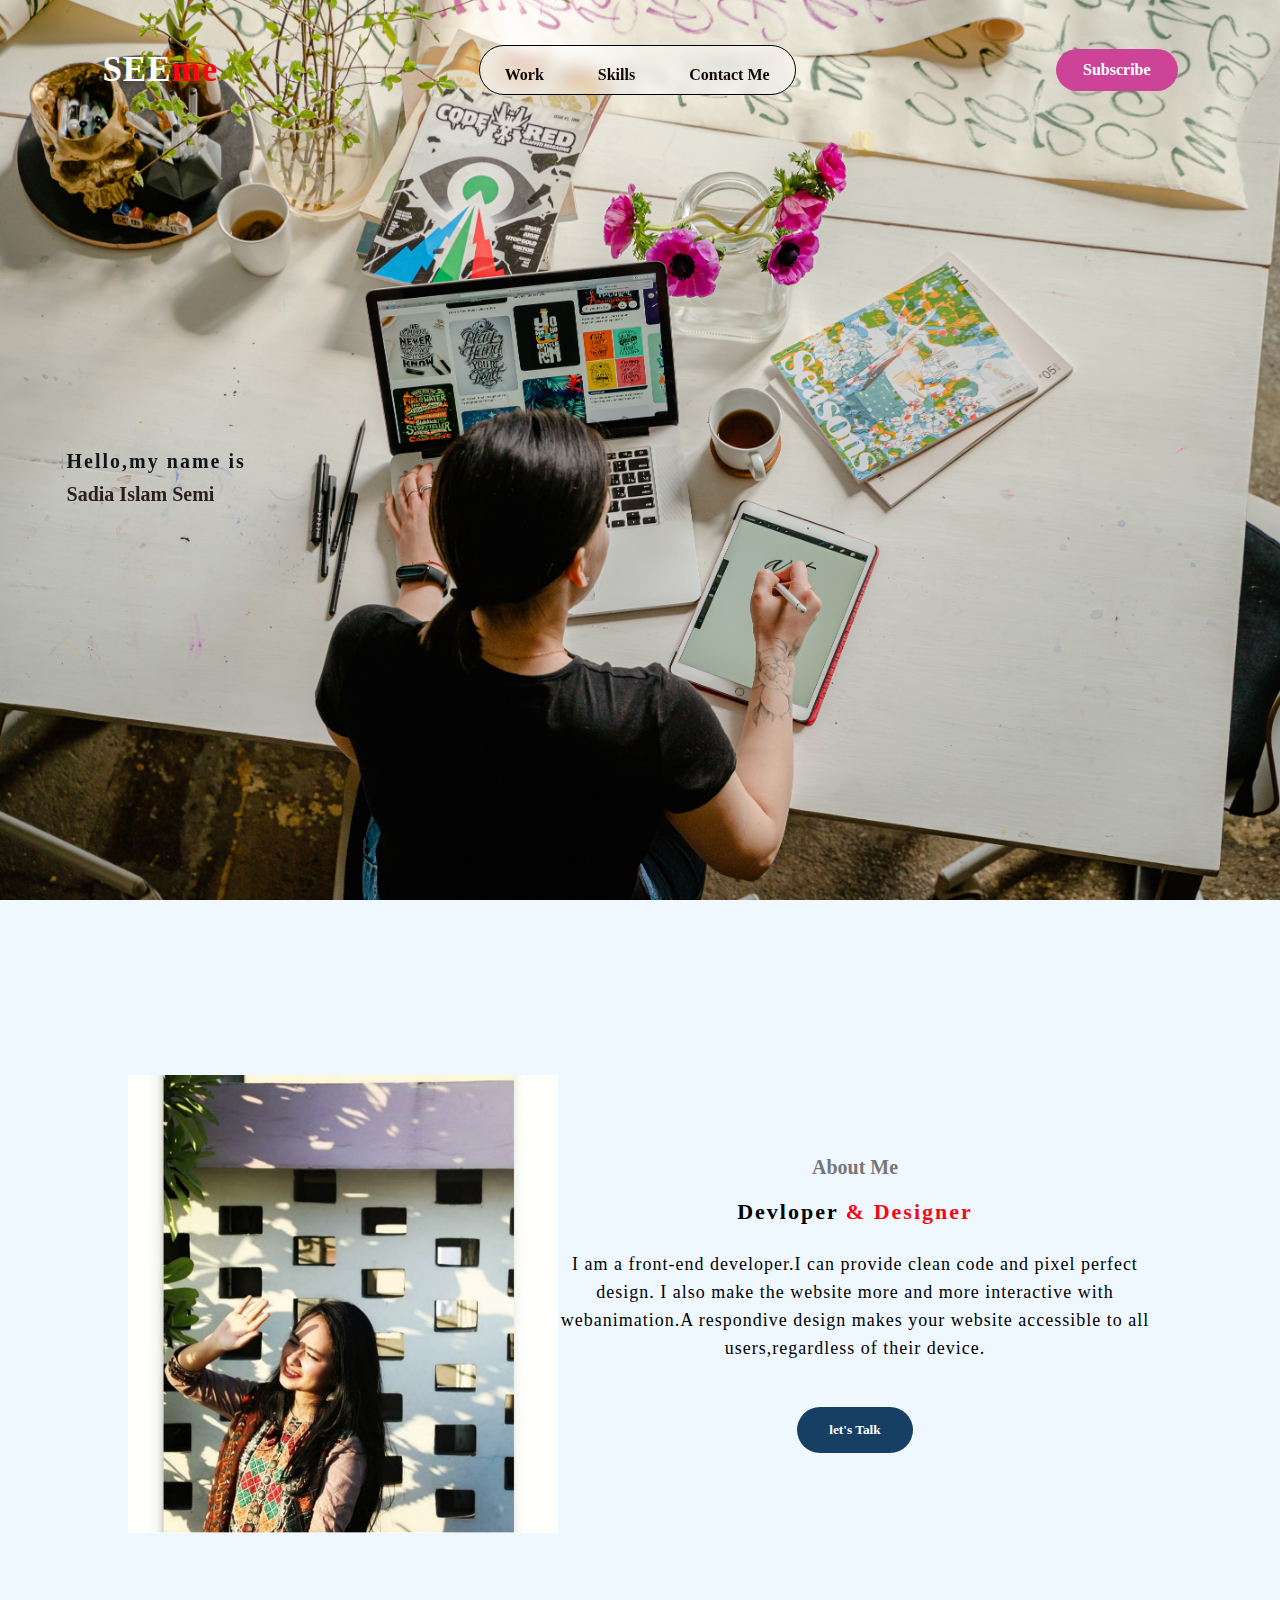
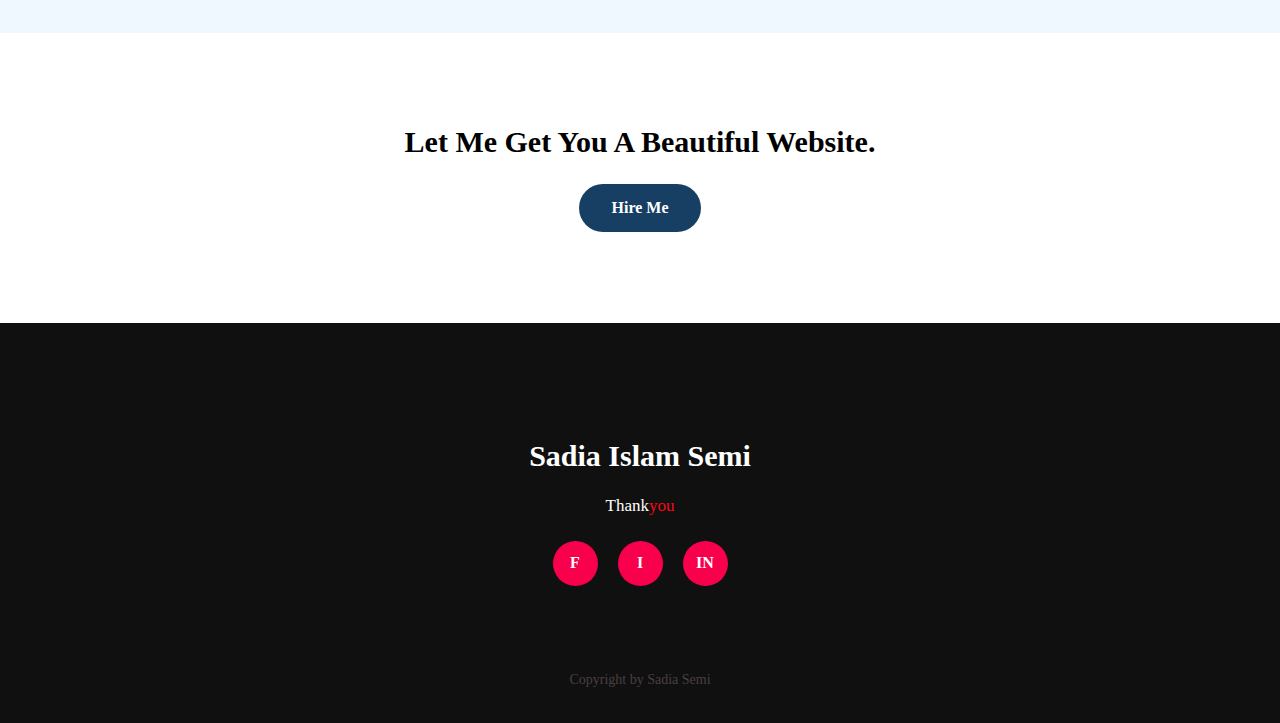
<file: protfolio/index.html>
<!DOCTYPE html>
<html lang="en">
<head>
    <meta charset="UTF-8">
    <meta http-equiv="X-UA-Compatible" content="IE=edge">
    <meta name="viewport" content="width=device-width, initial-scale=1.0">
    <title>Portfolio Website</title>
    <link rel="stylesheet" href="style.css">
    <link rel="preconnect" href="https://fonts.googleapis.com">
<link rel="preconnect" href="https://fonts.gstatic.com" crossorigin>
<link rel="preconnect" href="https://fonts.googleapis.com">
<link rel="preconnect" href="https://fonts.gstatic.com" crossorigin>
<link rel="preconnect" href="https://fonts.googleapis.com">
<link rel="preconnect" href="https://fonts.gstatic.com" crossorigin>

<body>
    <div class="see">
        <nav>
            <h2 class="logo">SEE<span>me</span></h2>
            <ul>
                <li><a href="work.html">Work</a></li>
            
                <li><a href="skill.html">Skills</a></li>
                <li><a href="contect.html">contact me</a></li>
            </ul>
            <a href="#" class="btn">Subscribe</a>
        </nav>
        <div class="content">
            <h4>Hello,my name is</h4>
            <h1>Sadia Islam Semi</h1>
            
        </div>
    </div>
    <section class="about">
        <din class="main">
            <img src="img/sun kiss.jpg">
            <div class="about-text">
                <h2>About Me</h2>
                <h5>Devloper <span>& designer</span></h5>
                <p>I am a front-end developer.I can provide clean code and pixel perfect design. I also make the website more and more interactive with webanimation.A respondive design makes your website accessible to all users,regardless of their device.</p>
                <button type="button">let's Talk</button>
            </div>
        </din>
    </section>
    
    </div>
    <div class="contact-me">
        <p>Let Me Get You A Beautiful Website.</p>
        <a class="button-two" href="contect.html">Hire Me</a>

    </div>
    <footer>
        <p>Sadia Islam Semi</p>
        <p>Thank<span>you</span></p>
        <div class="social">
            <a href="https://www.facebook.com/sadiaislam.semi" target="blank"><b>F</b></a>
            <a href="https://www.instagram.com/sadia_semi/" target="blank"><b>I</b></a>
            <a href="https://www.instagram.com/art.in.action_by_simi/" target="blank"><b>IN</b></a>
        </div>
        <p class="end">Copyright by Sadia Semi</p>

    </footer>
</body>
</html>
</file>
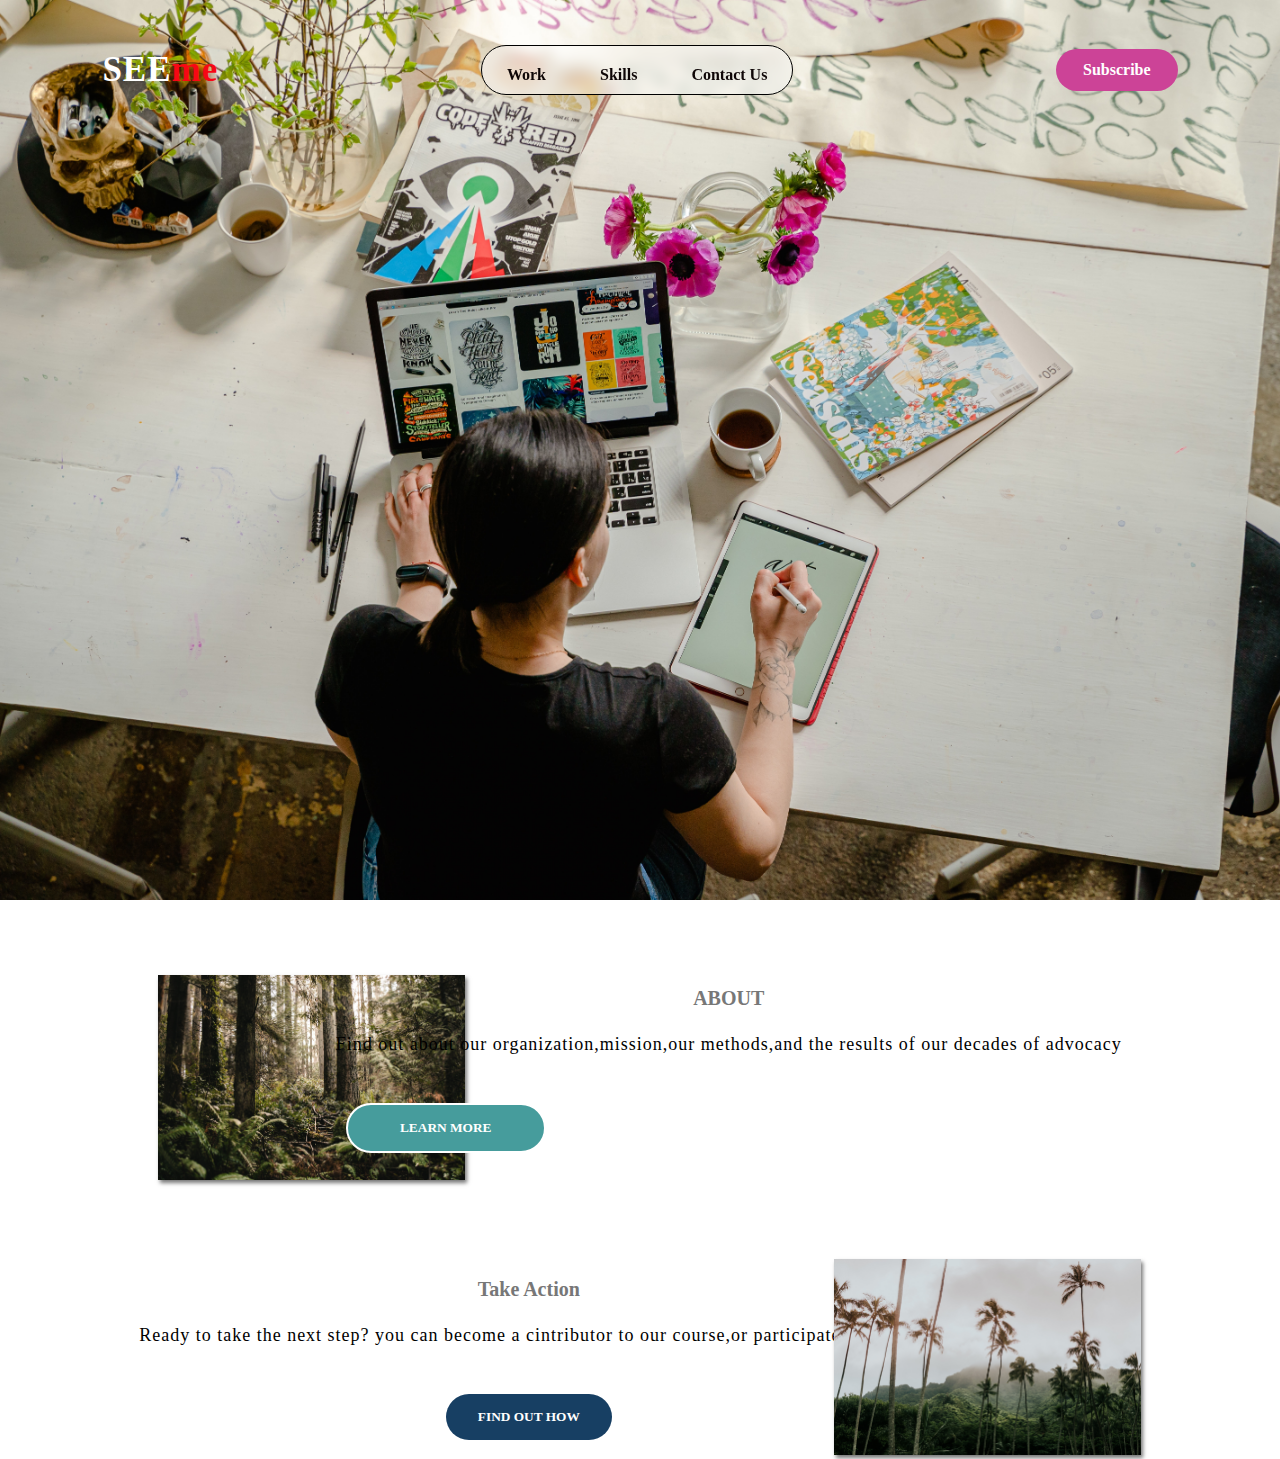
<file: protfolio/work.html>
<!DOCTYPE html>
<html lang="en">
<head>
    <meta charset="UTF-8">
    <meta http-equiv="X-UA-Compatible" content="IE=edge">
    <meta name="viewport" content="width=device-width, initial-scale=1.0">
    <title>work</title>
    <link rel="stylesheet" href="style.css">
</head>
<body>
    <div class="see">
        <nav>
            <h2 class="logo">SEE<span>me</span></h2>
            <ul>
                <li><a href="work.html">Work</a></li>
            
                <li><a href="skill.html">Skills</a></li>
                <li><a href="contect.html">contact us</a></li>
            </ul>
            <a href="#" class="btn">Subscribe</a>
        </nav>
    </div>
    <section id="about2">
        <div class="main">
            <div class="main-img">
            <img src="img/nature.jpg"></div>
            <div class="about-text ml-1">
                <h2>ABOUT</h2>
                <p>Find out about our organization,mission,our methods,and the results of our decades of advocacy</p>
                
                <button class="learnbutton">LEARN MORE</button>
        
        </div>
        </div>
        
    </section>
     <!--find out how-->
     <section id="about2">
        <div class="main">
            
            <div class="about-text mr1">
                <h2>Take action</h2>
                <p>Ready to take the next step? you can become a cintributor to our course,or participate yourself.</p>
                <button class="findbutton">FIND OUT HOW</button>
                
            </div>
            <div class="main-img">
               
            <img src="img/nature1.jpg"></div>
        </div>
    </section>
</body>
</html>
</file>
<file: protfolio/style.css>
*{
    padding: 0;
    margin: 0;
    font-family: 'Georgia', serif;
    box-sizing: border-box;
}
.see{
    height: 100vh;
    width: 100%;
    background-image: url(img/port.jpg);
    background-size: cover;
    background-position: center;

}
nav{
    display: flex;
    align-items: center;
    justify-content: space-between;
    padding-top: 45px;
    padding-left: 8%;
    padding-right: 8%;
}
nav ul {
    background: rgba(255, 255, 255, 0.523);
    backdrop-filter: blur(7px);
    border-radius: 50px;
    border: 1px solid black;
    position: -webkit-sticky; /* Safari */
    position: sticky;
    top: 0;
    
}
.logo{
    font-family: 'Splash', cursive;
    color: rgb(255, 255, 255);
    font-size: 35px;
    letter-spacing: 1px;
    cursor: pointer;
    padding: 5px 0;
    float: left;
    
}
span{
    font-family: 'Splash', cursive;
    color: rgb(247, 8, 20);
    text-shadow: 0cm;
    
}
nav ul li{
    list-style-type: none;
    display: inline-block;
    padding: 10px 25px ;
    margin-top: 10px;
    text-align: right;
    
}
nav ul li a{
    color: rgb(14, 6, 6);
    text-decoration: none;
    font-weight: bold;
    text-transform: capitalize;
    
   
}
nav ul li a :hover{
    color: blue;
    transition: 4s;
}
.btn{
    background-color: rgb(204, 67, 151);
    color: white;
    text-decoration: none;
    border: 2px solid transparent;
    font-weight: bold;
    padding: 10px 25px;
    border-radius: 30px;
    transition:.4s;
}
.btn:hover{
    transform: scale(1.2);
}
.content{
    
    position:absolute;
    top: 50%;
    left: 8%;
    transform: translate(-20%);
    
}
h1{
    font-family: 'Concert One', cursive;
    color: rgb(41, 29, 29);
    margin: 10px 0px 10px;
    font-size: 20px;
}
h4{
    font-family: 'Concert One', cursive;
    color: rgb(13, 20, 26);
    letter-spacing: 2px;
    font-size: 20px ;

}
.about{
    width: 100%;
    padding: 100px 0px;
    background-color: aliceblue;

}
.about img{
    height:auto;
    width: 430px;

}
.about-text{
    width:550;
}
.main{
    width: 1130px;
    max-width: 95%;
    margin:0 auto;
    display:flex;
    align-items: center;
    justify-content: space-around;

}

#about2{
    width: 100%;
   display: flex;
   justify-content: center;
}
.about-img{
    height: 30px;
    width: 50px;
}
.about-text h2{
    color: black;
    font-size:75px;
    text-transform: capitalize;
    margin-bottom: 20px;


}
.about-text h5{
    color: black;
    letter-spacing: 2px;
    font-size: 22px;
    margin-bottom: 25px;
    text-transform: capitalize;

}
.about-text p{
    color: black;
    letter-spacing: 1px;
    line-height: 28px;
    font-size: 18px;
    margin-bottom: 45px;
}
button{
    background-color: rgb(23, 63, 99);
    color: rgb(255, 255, 255);
    text-decoration: none;
    border: 2px solid transparent;
    font-weight: bold;
    padding: 13px 30px ;
    border-radius: 30px;
    transition: .4s;
}

button:hover{
    background-color: transparent;
    border: 2px solid  rgb(0, 0, 0);
    cursor: pointer;
    color: black;

}

.contact-me{
    width: 100%;
    height: 290px;
    background: #fff;
    display: flex;
    align-items: center;
    flex-direction: column;
    justify-content: center;
}
.contact-me p{
    color: black;
    font-size: 30px;
    font-weight: bold;
    margin-bottom: 25px;
}
.contact-me .button-two{
    background-color: rgb(23, 63, 99);
    color: rgb(255, 255, 255);
    text-decoration: none;
    border: 2px solid transparent;
    font-weight: bold;
    padding: 13px 30px ;
    border-radius: 30px;
    transition: .4s;

}
.contact-me .button-two:hover{
    background-color: transparent;
    border: 2px solid  rgb(0, 0, 0);
    cursor: pointer;
    color: black;
}
footer{
    position: relative;
    width:100%;
    height: 400px;
    background: #101010;
    display: flex ;
    flex-direction: column;
    align-items: center;
    justify-content: center;
}
footer p:nth-child(1){
    font-size: 30px;
    color: #fff;
    margin-bottom: 20px;
    font-weight: bold;

}
footer p:nth-child(2){
    color:#fff;
    font-size: 17px;
    width: 500px;
    text-align: center;
    line-height: 26px;
}
.social{
    display: flex;
}
.social a{
    width: 45px;
    height: 45px;
    display: flex;
    align-items: center;
    justify-content: center;
    background: #f9004d;
    border-radius: 50%;
    margin: 22px 10px;
    color: #fff;
    text-decoration: none;
}
.social a:hover{
    transform: scale(1.3);
    transform: .3s;
}
.end{
    position: absolute;
    color: #494040;
    bottom: 35px;
    font-size: 14px;

}
.main-img{
    width: 30%;

}
.main-img img{
    width: 100%;
    box-sizing: border-box;
    box-shadow: 2px 3px 4px #777;
}
.main{
    
    text-align: center;
    width: 80%;
    display: flex;
    margin-top: 4.7rem;
    justify-content: space-evenly;

}
.about-text h2{
    color: #777;
    font-size: 20px;
    text-transform: capitalize;
    margin-bottom: 20px;
    text-align: center;
}
.about-text p{
    color: black;
    letter-spacing: 1px;
    line-height: 28px;
    font-size: 18px;
    margin-bottom: 45px;
    text-align: center;
}

.about-text .learnbutton{
    display: flex;
    justify-content: center;
}

.learnbutton{
    width: 200px;
    padding: 15px 0;
    text-align: center;
    margin: 20px 10px;
    border-radius: 25px;
    font-weight: bold;
    background: rgb(70, 156, 156);
    color: white;
    border: 2px solid white;
    cursor: pointer;
    
    
}

.learnbutton:hover{
    background-color: blueviolet;
    border: 2px solid white;
    cursor: pointer;
}
.find{
    width: 100%;
    padding: 100px 0px;
    background-color: #fff;
}
.ml-1{
    margin-left: -10rem;
}
.mr1{
    margin-right: -6rem;
}
.main-div{
    background-image: url(../img/rose.jpg);
    background-size: cover ;
    background-repeat: no-repeat;
    background-position: center;
    padding: 100px 0;
}
</file>
